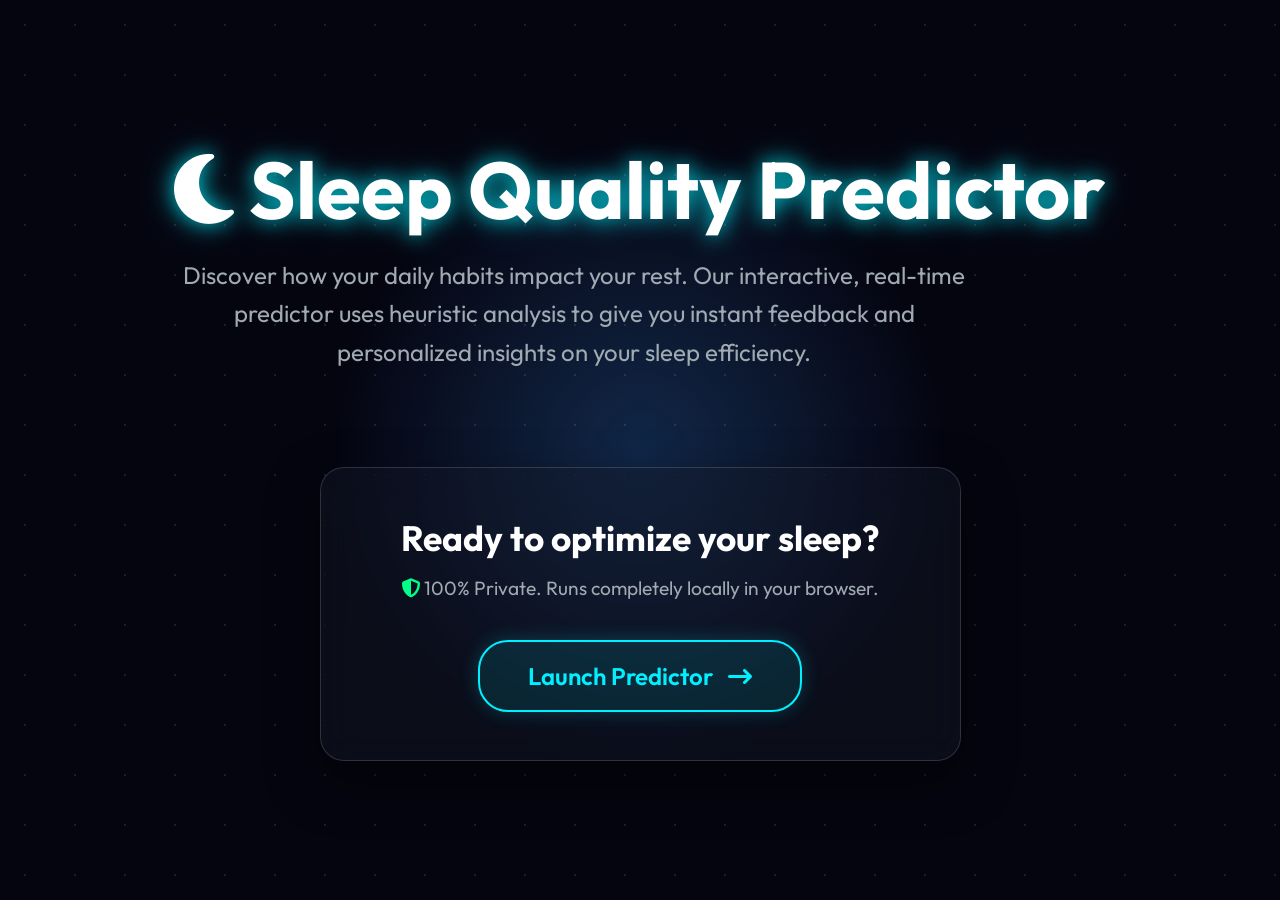
<file: index.html>
<!DOCTYPE html>
<html lang="en">
<head>
    <meta charset="UTF-8">
    <meta name="viewport" content="width=device-width, initial-scale=1.0">
    <title>Sleep Quality Predictor - Optimize Your Rest</title>
    <link href="https://fonts.googleapis.com/css2?family=Outfit:wght@300;400;600;700&display=swap" rel="stylesheet">
    <link rel="stylesheet" href="https://cdnjs.cloudflare.com/ajax/libs/font-awesome/6.4.0/css/all.min.css">
    <link rel="stylesheet" href="styles.css">
</head>
<body>
    <!-- Shared animated background components -->
    <div class="background-decor" id="bg-decor"></div>
    <div class="stars" id="stars"></div>

    <main class="container hero-container">
        <header>
            <h1 class="glow-text hero-title"><i class="fa-solid fa-moon"></i> Sleep Quality Predictor</h1>
            <p class="hero-subtitle">
                Discover how your daily habits impact your rest. Our interactive, real-time predictor uses heuristic analysis to give you instant feedback and personalized insights on your sleep efficiency.
            </p>
        </header>

        <section class="glass-card tilt-effect cta-card">
            <h2 style="font-size: 2.2rem; margin-bottom: 1rem; color: #fff;">Ready to optimize your sleep?</h2>
            <p style="margin-bottom: 2.5rem; color: var(--text-secondary); font-size: 1.2rem;">
                <i class="fa-solid fa-shield-halved" style="color: var(--score-good);"></i> 100% Private. Runs completely locally in your browser.
            </p>
            <a href="predictor.html" class="btn-primary">
                Launch Predictor <i class="fa-solid fa-arrow-right-long"></i>
            </a>
        </section>
    </main>

    <!-- Keep script.js for background mouse tracking effects -->
    <script src="script.js"></script>
</body>
</html>
</file>
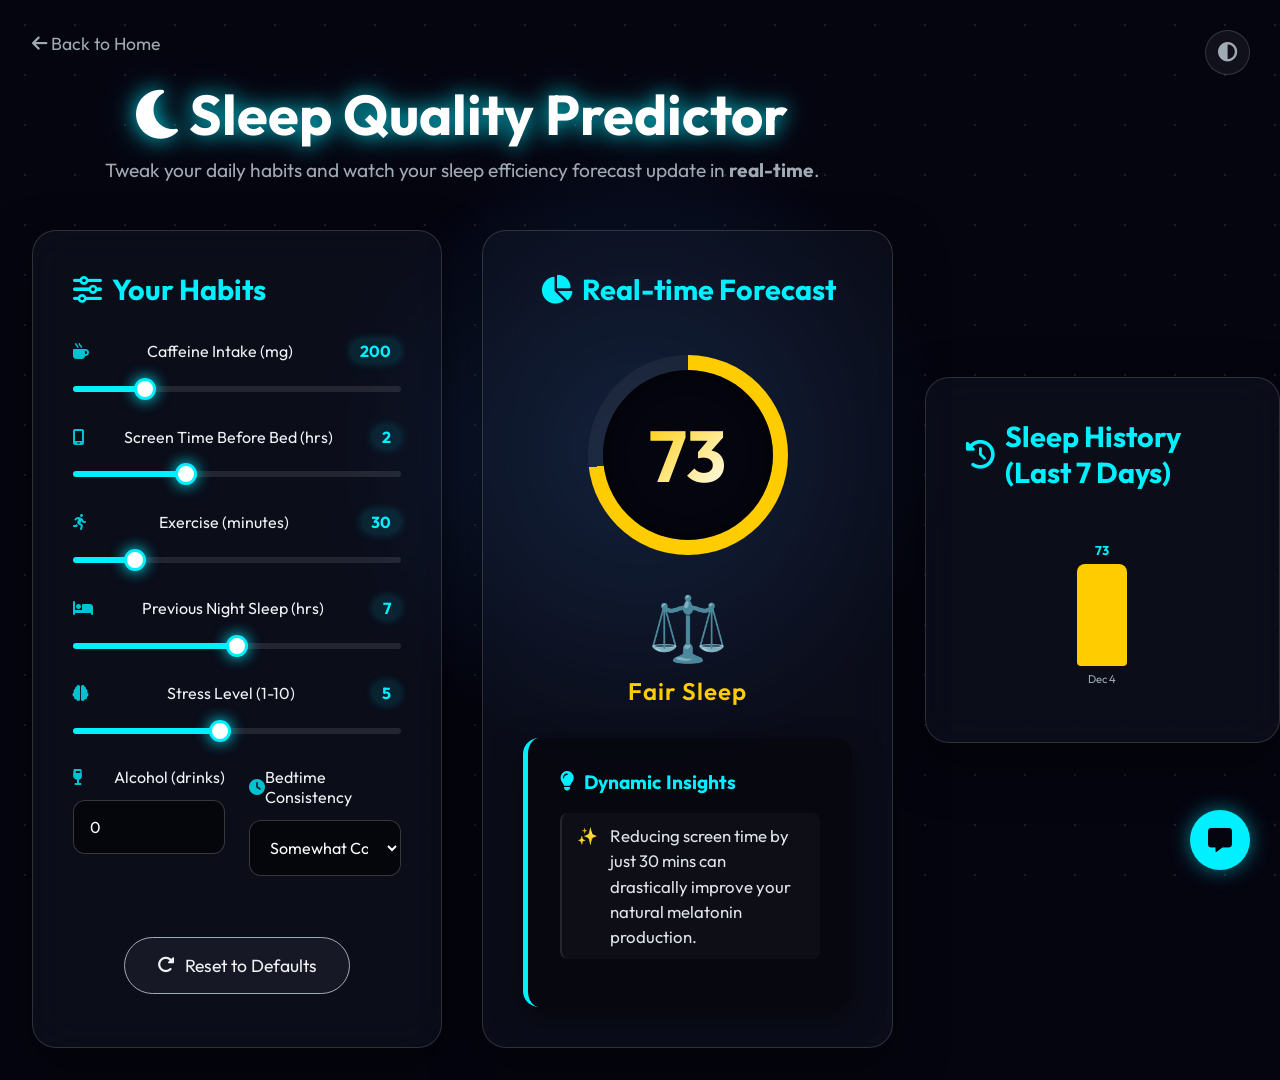
<file: predictor.html>
<!DOCTYPE html>
<html lang="en">
<head>
    <meta charset="UTF-8">
    <meta name="viewport" content="width=device-width, initial-scale=1.0">
    <title>Interactive Sleep Predictor</title>
    <link href="https://fonts.googleapis.com/css2?family=Outfit:wght@300;400;600;700&display=swap" rel="stylesheet">
    <link rel="stylesheet" href="https://cdnjs.cloudflare.com/ajax/libs/font-awesome/6.4.0/css/all.min.css">
    <link rel="stylesheet" href="styles.css">
</head>
<body>
    <div class="background-decor" id="bg-decor"></div>
    <div class="stars" id="stars"></div>

    <main class="container">
        <a href="index.html" class="back-link" style="display: inline-block; color: var(--text-secondary); text-decoration: none; font-size: 1.1rem; margin-bottom: 1.5rem; transition: color 0.3s;"><i class="fa-solid fa-arrow-left"></i> Back to Home</a>
        <header>
            <h1 class="glow-text"><i class="fa-solid fa-moon"></i> Sleep Quality Predictor</h1>
            <p>Tweak your daily habits and watch your sleep efficiency forecast update in <strong>real-time</strong>.</p>
        </header>

        <div class="app-grid">
            <section class="glass-card form-section tilt-effect">
                <h2><i class="fa-solid fa-sliders"></i> Your Habits</h2>
                <form id="sleep-form">
                    
                    <div class="input-group">
                        <label for="caffeine"><i class="fa-solid fa-mug-hot"></i> Caffeine Intake (mg) <span class="val-display" id="caffeine-val">200</span></label>
                        <input type="range" id="caffeine" min="0" max="1000" step="50" value="200" class="interactive-slider">
                    </div>

                    <div class="input-group">
                        <label for="screentime"><i class="fa-solid fa-mobile-screen"></i> Screen Time Before Bed (hrs) <span class="val-display" id="screentime-val">2</span></label>
                        <input type="range" id="screentime" min="0" max="6" step="0.5" value="2" class="interactive-slider">
                    </div>

                    <div class="input-group">
                        <label for="exercise"><i class="fa-solid fa-person-running"></i> Exercise (minutes) <span class="val-display" id="exercise-val">30</span></label>
                        <input type="range" id="exercise" min="0" max="180" step="10" value="30" class="interactive-slider">
                    </div>

                    <div class="input-group">
                        <label for="sleepduration"><i class="fa-solid fa-bed"></i> Previous Night Sleep (hrs) <span class="val-display" id="sleepduration-val">7</span></label>
                        <input type="range" id="sleepduration" min="2" max="12" step="0.5" value="7" class="interactive-slider">
                    </div>

                    <div class="input-group">
                        <label for="stress"><i class="fa-solid fa-brain"></i> Stress Level (1-10) <span class="val-display" id="stress-val">5</span></label>
                        <input type="range" id="stress" min="1" max="10" step="1" value="5" class="interactive-slider">
                    </div>

                    <div class="input-row">
                        <div class="input-group">
                            <label for="alcohol"><i class="fa-solid fa-wine-glass"></i> Alcohol (drinks)</label>
                            <input type="number" id="alcohol" min="0" max="10" value="0" class="interactive-input">
                        </div>
                        <div class="input-group">
                            <label for="consistency"><i class="fa-solid fa-clock"></i> Bedtime Consistency</label>
                            <select id="consistency" class="interactive-input">
                                <option value="high">Very Consistent</option>
                                <option value="medium" selected>Somewhat Consistent</option>
                                <option value="low">Inconsistent</option>
                            </select>
                        </div>
                    </div>

                    <div class="button-group">
                        <button type="button" class="btn-secondary" id="reset-btn"><i class="fa-solid fa-rotate-right"></i> Reset to Defaults</button>
                    </div>
                </form>
            </section>

            <section class="glass-card result-section tilt-effect" id="result-section">
                <h2><i class="fa-solid fa-chart-pie"></i> Real-time Forecast</h2>
                
                <div class="score-container">
                    <div class="circular-progress pulse-glow" id="score-circle">
                        <div class="inner-circle">
                            <span id="score-text">--</span>
                        </div>
                    </div>
                    <div class="feedback">
                        <span id="emoji-feedback" class="bounce">😴</span>
                        <h3 id="quality-text">Analyzing...</h3>
                    </div>
                </div>

                <div class="insights-panel" id="insights-panel">
                    <h3><i class="fa-solid fa-lightbulb"></i> Dynamic Insights</h3>
                    <ul id="tips-list">
                        <!-- Tips injected via JS -->
                    </ul>
                </div>
            </section>
        </div>
        
    </main>

    <!-- Chatbot Widget -->
    <button class="chat-toggle-btn" id="chat-toggle-btn">
        <i class="fa-solid fa-message"></i>
    </button>
    <div class="chat-window glass-card" id="chat-window" style="display: none;">
        <div class="chat-header">
            <h3><i class="fa-solid fa-robot"></i> SleepBot</h3>
            <button id="close-chat-btn"><i class="fa-solid fa-xmark"></i></button>
        </div>
        <div class="chat-messages" id="chat-messages">
            <div class="message bot-message">
                Hello! I'm SleepBot. Ask me for tips on how to improve your sleep, or tell me about your sleep problems!
            </div>
        </div>
        <div class="chat-input-area">
            <input type="text" id="chat-input" placeholder="e.g., How do I reduce stress?" class="interactive-input" />
            <button id="send-chat-btn" class="btn-primary" style="padding: 0.8rem 1.5rem; font-size: 1rem;"><i class="fa-solid fa-paper-plane"></i></button>
        </div>
    </div>

    <!-- Sleep History Section -->
    <section class="glass-card" style="margin-top: 2.5rem; max-width: 1200px; margin-left: auto; margin-right: auto;" id="history-section">
        <h2 style="font-size: 1.8rem; color: var(--accent); display: flex; align-items: center; gap: 10px;"><i class="fa-solid fa-clock-rotate-left"></i> Sleep History (Last 7 Days)</h2>
        <div id="history-chart" style="display: flex; align-items: flex-end; gap: 12px; height: 180px; padding: 1rem 0;"></div>
        <p id="history-empty" style="color: var(--text-secondary); text-align: center; padding: 2rem 0;">No history yet. Your scores will appear here after you start tracking.</p>
    </section>

    <!-- Achievement Toast -->
    <div id="achievement-toast" style="display: none; position: fixed; bottom: 100px; left: 30px; background: rgba(0,240,255,0.15); border: 1px solid var(--accent); color: #fff; padding: 1rem 1.5rem; border-radius: 12px; z-index: 1000; backdrop-filter: blur(10px); box-shadow: 0 0 20px rgba(0,240,255,0.3); animation: fadeInUp 0.3s ease;">
        <span id="achievement-text"></span>
    </div>

    <!-- Theme Toggle -->
    <button class="theme-toggle-btn" id="theme-toggle-btn" title="Toggle Theme">
        <i class="fa-solid fa-circle-half-stroke"></i>
    </button>

    <script src="script.js"></script>
</body>
</html>
</file>
<file: styles.css>
:root {
    --bg-color: #050510;
    --card-bg: rgba(20, 25, 40, 0.4);
    --card-border: rgba(255, 255, 255, 0.15);
    --text-primary: #f0f2f5;
    --text-secondary: #a0aab2;
    --accent: #00f0ff;
    --accent-hover: #00c3d9;
    --score-good: #00ff88;
    --score-avg: #ffcc00;
    --score-poor: #ff3366;
}

* {
    box-sizing: border-box;
    margin: 0;
    padding: 0;
}

body {
    font-family: 'Outfit', sans-serif;
    background-color: var(--bg-color);
    color: var(--text-primary);
    min-height: 100vh;
    display: flex;
    justify-content: center;
    align-items: center;
    position: relative;
    overflow-x: hidden;
    cursor: default;
}

/* Dynamic background */
.background-decor {
    position: fixed;
    top: 0; left: 0; right: 0; bottom: 0;
    background: radial-gradient(circle at var(--mouse-x, 50%) var(--mouse-y, 50%), rgba(0, 240, 255, 0.15) 0%, transparent 40%),
                radial-gradient(circle at calc(100% - var(--mouse-x, 50%)) calc(100% - var(--mouse-y, 50%)), rgba(150, 0, 255, 0.1) 0%, transparent 40%);
    z-index: -2;
    transition: background 0.1s ease;
}

.stars {
    position: fixed;
    top: 0; left: 0; right: 0; bottom: 0;
    background-image: radial-gradient(#fff 1px, transparent 1px);
    background-size: 50px 50px;
    opacity: 0.1;
    z-index: -1;
    animation: twinkle 10s infinite alternate;
}

@keyframes twinkle {
    0% { opacity: 0.05; }
    100% { opacity: 0.2; }
}

.container {
    width: 100%;
    max-width: 1200px;
    padding: 2rem;
    z-index: 1;
}

header {
    text-align: center;
    margin-bottom: 3rem;
    animation: fadeInDown 1s ease;
}

.glow-text {
    font-size: 3.5rem;
    font-weight: 700;
    margin-bottom: 0.5rem;
    color: #fff;
    text-shadow: 0 0 20px rgba(0, 240, 255, 0.8), 0 0 40px rgba(0, 240, 255, 0.3);
}

header p {
    color: var(--text-secondary);
    font-size: 1.2rem;
}

.app-grid {
    display: grid;
    grid-template-columns: 1fr 1fr;
    gap: 2.5rem;
}

@media (max-width: 850px) {
    .app-grid { grid-template-columns: 1fr; }
}

/* Glassmorphism Cards */
.glass-card {
    background: var(--card-bg);
    backdrop-filter: blur(20px);
    -webkit-backdrop-filter: blur(20px);
    border: 1px solid var(--card-border);
    border-radius: 24px;
    padding: 2.5rem;
    box-shadow: 0 20px 50px rgba(0,0,0,0.5);
    transition: transform 0.3s ease, box-shadow 0.3s ease;
}

.glass-card:hover {
    transform: translateY(-5px);
    box-shadow: 0 30px 60px rgba(0, 240, 255, 0.15);
    border-color: rgba(0, 240, 255, 0.4);
}

.glass-card h2 {
    font-size: 1.8rem;
    margin-bottom: 2rem;
    color: var(--accent);
    display: flex;
    align-items: center;
    gap: 10px;
}

.input-group {
    margin-bottom: 1.8rem;
}

.input-row {
    display: grid;
    grid-template-columns: 1fr 1fr;
    gap: 1.5rem;
}

label {
    font-size: 1rem;
    font-weight: 400;
    color: var(--text-primary);
    margin-bottom: 0.8rem;
    display: flex;
    justify-content: space-between;
    align-items: center;
}

label i { color: var(--accent); opacity: 0.8; }

.val-display {
    color: var(--accent);
    font-weight: 700;
    background: rgba(0, 240, 255, 0.1);
    padding: 2px 10px;
    border-radius: 12px;
    box-shadow: 0 0 10px rgba(0, 240, 255, 0.2);
}

/* Sliders */
input[type="range"] {
    -webkit-appearance: none;
    width: 100%;
    background: transparent;
    cursor: pointer;
}

input[type="range"]::-webkit-slider-thumb {
    -webkit-appearance: none;
    height: 22px;
    width: 22px;
    border-radius: 50%;
    background: #fff;
    border: 3px solid var(--accent);
    margin-top: -8px;
    box-shadow: 0 0 15px var(--accent);
    transition: transform 0.2s;
}

input[type="range"]::-webkit-slider-thumb:hover {
    transform: scale(1.3);
}

input[type="range"]::-webkit-slider-runnable-track {
    width: 100%;
    height: 6px;
    background: linear-gradient(to right, var(--accent) var(--range-progress, 50%), rgba(255,255,255,0.1) var(--range-progress, 50%));
    border-radius: 4px;
}

/* Number and Select */
.interactive-input {
    width: 100%;
    padding: 1rem;
    background: rgba(0, 0, 0, 0.5);
    border: 1px solid rgba(255,255,255,0.2);
    border-radius: 12px;
    color: #fff;
    font-family: inherit;
    font-size: 1rem;
    transition: all 0.3s;
}

.interactive-input:focus {
    outline: none;
    border-color: var(--accent);
    box-shadow: 0 0 15px rgba(0, 240, 255, 0.3);
}

.interactive-input option {
    background: #101520;
    color: #fff;
}

/* Buttons */
.button-group {
    margin-top: 2rem;
    display: flex;
    justify-content: center;
}

.btn-secondary {
    background: rgba(255,255,255,0.05);
    border: 1px solid var(--text-secondary);
    color: var(--text-primary);
    padding: 1rem 2rem;
    border-radius: 30px;
    font-size: 1.1rem;
    cursor: pointer;
    transition: all 0.3s;
    font-family: inherit;
    display: flex;
    align-items: center;
    gap: 10px;
}

.btn-secondary:hover {
    background: rgba(255,255,255,0.15);
    border-color: #fff;
    transform: rotate(-2deg) scale(1.05);
}

/* Dashboard UI */
.result-section {
    display: flex;
    flex-direction: column;
    align-items: center;
    justify-content: center;
}

.score-container {
    display: flex;
    flex-direction: column;
    align-items: center;
    margin: 1rem 0 2rem;
}

.circular-progress {
    width: 200px;
    height: 200px;
    border-radius: 50%;
    background: conic-gradient(rgba(255,255,255,0.1) 360deg);
    display: flex;
    align-items: center;
    justify-content: center;
    margin-bottom: 2rem;
    transition: background 0.3s ease-out, box-shadow 0.3s ease-out;
}

.inner-circle {
    width: 170px;
    height: 170px;
    border-radius: 50%;
    background-color: var(--bg-color);
    display: flex;
    align-items: center;
    justify-content: center;
    box-shadow: inset 0 0 20px rgba(0,0,0,0.8);
}

#score-text {
    font-size: 4.5rem;
    font-weight: 700;
    background: linear-gradient(135deg, #fff, #aaa);
    -webkit-background-clip: text;
    -webkit-text-fill-color: transparent;
}

.feedback {
    text-align: center;
}

#emoji-feedback {
    font-size: 4rem;
    display: block;
    margin-bottom: 0.5rem;
}

@keyframes bounce {
    0%, 100% { transform: translateY(0); }
    50% { transform: translateY(-10px); }
}

.bounce {
    animation: bounce 2s infinite ease-in-out;
}

#quality-text {
    font-size: 1.5rem;
    font-weight: 600;
    letter-spacing: 1px;
    transition: color 0.3s;
}

.insights-panel {
    width: 100%;
    background: rgba(0, 0, 0, 0.4);
    border-radius: 16px;
    padding: 2rem;
    border-left: 5px solid var(--accent);
    box-shadow: 0 10px 30px rgba(0,0,0,0.5);
}

.insights-panel h3 {
    margin-bottom: 1.2rem;
    font-size: 1.2rem;
    display: flex;
    align-items: center;
    gap: 10px;
    color: var(--accent);
}

#tips-list {
    list-style-type: none;
}

#tips-list li {
    margin-bottom: 1rem;
    font-size: 1.05rem;
    line-height: 1.5;
    display: flex;
    align-items: flex-start;
    color: #e0e5ea;
    background: rgba(255,255,255,0.03);
    padding: 10px 15px;
    border-radius: 8px;
    border-left: 2px solid rgba(255,255,255,0.1);
    transition: transform 0.2s;
}

#tips-list li:hover {
    transform: translateX(5px);
    background: rgba(255,255,255,0.08);
}

#tips-list li::before {
    content: "✨";
    margin-right: 12px;
}

/* Landing Page Specific */
.hero-container {
    display: flex;
    flex-direction: column;
    align-items: center;
    justify-content: center;
    min-height: 80vh;
    text-align: center;
}

.hero-title {
    font-size: 5rem;
    margin-bottom: 1rem;
}

.hero-subtitle {
    font-size: 1.5rem;
    color: var(--text-secondary);
    max-width: 800px;
    margin-bottom: 3rem;
    line-height: 1.6;
}

.cta-card {
    padding: 3rem 5rem;
    text-align: center;
}

.btn-primary {
    background: rgba(0, 240, 255, 0.1);
    border: 2px solid var(--accent);
    color: var(--accent);
    padding: 1.2rem 3rem;
    border-radius: 30px;
    font-size: 1.5rem;
    font-weight: 600;
    cursor: pointer;
    transition: all 0.3s;
    font-family: inherit;
    display: inline-flex;
    align-items: center;
    gap: 15px;
    text-decoration: none;
    box-shadow: 0 0 20px rgba(0, 240, 255, 0.2);
}

.btn-primary:hover {
    background: var(--accent);
    color: var(--bg-color);
    transform: translateY(-5px) scale(1.05);
    box-shadow: 0 10px 30px rgba(0, 240, 255, 0.5);
}

/* Animations */
@keyframes fadeInDown {
    from { opacity: 0; transform: translateY(-30px); }
    to { opacity: 1; transform: translateY(0); }
}

.back-link:hover {
    color: var(--accent) !important;
}

/* Chatbot Widget Styles */
.chat-toggle-btn {
    position: fixed;
    bottom: 30px;
    right: 30px;
    width: 60px;
    height: 60px;
    border-radius: 50%;
    background: var(--accent);
    color: var(--bg-color);
    border: none;
    font-size: 1.5rem;
    cursor: pointer;
    box-shadow: 0 0 20px rgba(0, 240, 255, 0.5);
    z-index: 1000;
    transition: transform 0.3s, box-shadow 0.3s;
    display: flex;
    align-items: center;
    justify-content: center;
}

.chat-toggle-btn:hover {
    transform: scale(1.1);
    box-shadow: 0 0 30px rgba(0, 240, 255, 0.8);
}

.chat-window {
    position: fixed;
    bottom: 100px;
    right: 30px;
    width: 350px;
    height: 450px;
    z-index: 999;
    display: flex;
    flex-direction: column;
    padding: 1rem;
    overflow: hidden;
    animation: fadeInUp 0.3s ease;
}

@keyframes fadeInUp {
    from { opacity: 0; transform: translateY(20px); }
    to { opacity: 1; transform: translateY(0); }
}

.chat-header {
    display: flex;
    justify-content: space-between;
    align-items: center;
    border-bottom: 1px solid var(--card-border);
    padding-bottom: 1rem;
    margin-bottom: 1rem;
}

.chat-header h3 {
    color: var(--accent);
    font-size: 1.2rem;
    display: flex;
    align-items: center;
    gap: 10px;
}

#close-chat-btn {
    background: transparent;
    border: none;
    color: var(--text-secondary);
    font-size: 1.2rem;
    cursor: pointer;
    transition: color 0.3s;
}

#close-chat-btn:hover {
    color: var(--text-primary);
}

.chat-messages {
    flex-grow: 1;
    overflow-y: auto;
    display: flex;
    flex-direction: column;
    gap: 1rem;
    padding-right: 0.5rem;
    margin-bottom: 1rem;
}

.chat-messages::-webkit-scrollbar {
    width: 6px;
}

.chat-messages::-webkit-scrollbar-thumb {
    background: rgba(255, 255, 255, 0.2);
    border-radius: 3px;
}

.message {
    max-width: 85%;
    padding: 10px 15px;
    border-radius: 15px;
    font-size: 0.95rem;
    line-height: 1.4;
    word-wrap: break-word;
}

.bot-message {
    background: rgba(255, 255, 255, 0.05);
    border-bottom-left-radius: 5px;
    align-self: flex-start;
}

.user-message {
    background: rgba(0, 240, 255, 0.15);
    border: 1px solid var(--accent);
    color: #fff;
    border-bottom-right-radius: 5px;
    align-self: flex-end;
}

.chat-input-area {
    display: flex;
    gap: 10px;
}

.chat-input-area .interactive-input {
    flex-grow: 1;
    padding: 0.8rem;
    font-size: 0.9rem;
}

/* Theme Toggle */
.theme-toggle-btn {
    position: fixed;
    top: 30px;
    right: 30px;
    width: 45px;
    height: 45px;
    border-radius: 50%;
    background: rgba(255,255,255,0.05);
    border: 1px solid var(--card-border);
    color: var(--text-secondary);
    font-size: 1.2rem;
    cursor: pointer;
    z-index: 1000;
    transition: all 0.3s;
    display: flex;
    align-items: center;
    justify-content: center;
}

.theme-toggle-btn:hover {
    background: var(--accent);
    color: var(--bg-color);
    border-color: var(--accent);
}

/* Light Theme */
[data-theme="light"] {
    --bg-color: #f0f2f5;
    --card-bg: rgba(255, 255, 255, 0.6);
    --card-border: rgba(0, 0, 0, 0.1);
    --text-primary: #1a1a2e;
    --text-secondary: #555;
    --accent: #0077ff;
    --accent-hover: #005fcc;
}

[data-theme="light"] .background-decor {
    background: radial-gradient(circle at var(--mouse-x, 50%) var(--mouse-y, 50%), rgba(0, 119, 255, 0.1) 0%, transparent 40%),
                radial-gradient(circle at calc(100% - var(--mouse-x, 50%)) calc(100% - var(--mouse-y, 50%)), rgba(100, 0, 200, 0.08) 0%, transparent 40%);
}

[data-theme="light"] .stars { opacity: 0.03; }

[data-theme="light"] .glass-card {
    box-shadow: 0 20px 50px rgba(0,0,0,0.1);
}

[data-theme="light"] .inner-circle {
    background-color: var(--bg-color);
    box-shadow: inset 0 0 20px rgba(0,0,0,0.1);
}

[data-theme="light"] .interactive-input {
    background: rgba(255, 255, 255, 0.7);
    border-color: rgba(0,0,0,0.15);
    color: #1a1a2e;
}

[data-theme="light"] .interactive-input option {
    background: #fff;
    color: #1a1a2e;
}

[data-theme="light"] .bot-message {
    background: rgba(0, 0, 0, 0.05);
}

[data-theme="light"] #tips-list li {
    background: rgba(0,0,0,0.03);
    color: #333;
}

[data-theme="light"] .insights-panel {
    background: rgba(0, 0, 0, 0.05);
}

[data-theme="light"] .chat-window {
    box-shadow: 0 20px 50px rgba(0,0,0,0.15);
}

[data-theme="light"] .chat-messages::-webkit-scrollbar-thumb {
    background: rgba(0, 0, 0, 0.2);
}

/* History Bar Chart */
.history-bar {
    flex: 1;
    display: flex;
    flex-direction: column;
    align-items: center;
    gap: 6px;
    min-width: 0;
}

.history-bar-fill {
    width: 100%;
    max-width: 50px;
    border-radius: 8px 8px 4px 4px;
    transition: height 0.5s ease, background 0.3s;
    position: relative;
    min-height: 8px;
}

.history-bar-fill::after {
    content: attr(data-score);
    position: absolute;
    top: -22px;
    left: 50%;
    transform: translateX(-50%);
    font-size: 0.8rem;
    font-weight: 700;
    color: var(--accent);
}

.history-bar-label {
    font-size: 0.7rem;
    color: var(--text-secondary);
    text-align: center;
    white-space: nowrap;
}

/* Achievement Toast Animation */
@keyframes toastIn {
    from { opacity: 0; transform: translateY(20px); }
    to { opacity: 1; transform: translateY(0); }
}

@keyframes toastOut {
    from { opacity: 1; transform: translateY(0); }
    to { opacity: 0; transform: translateY(20px); }
}
</file>
